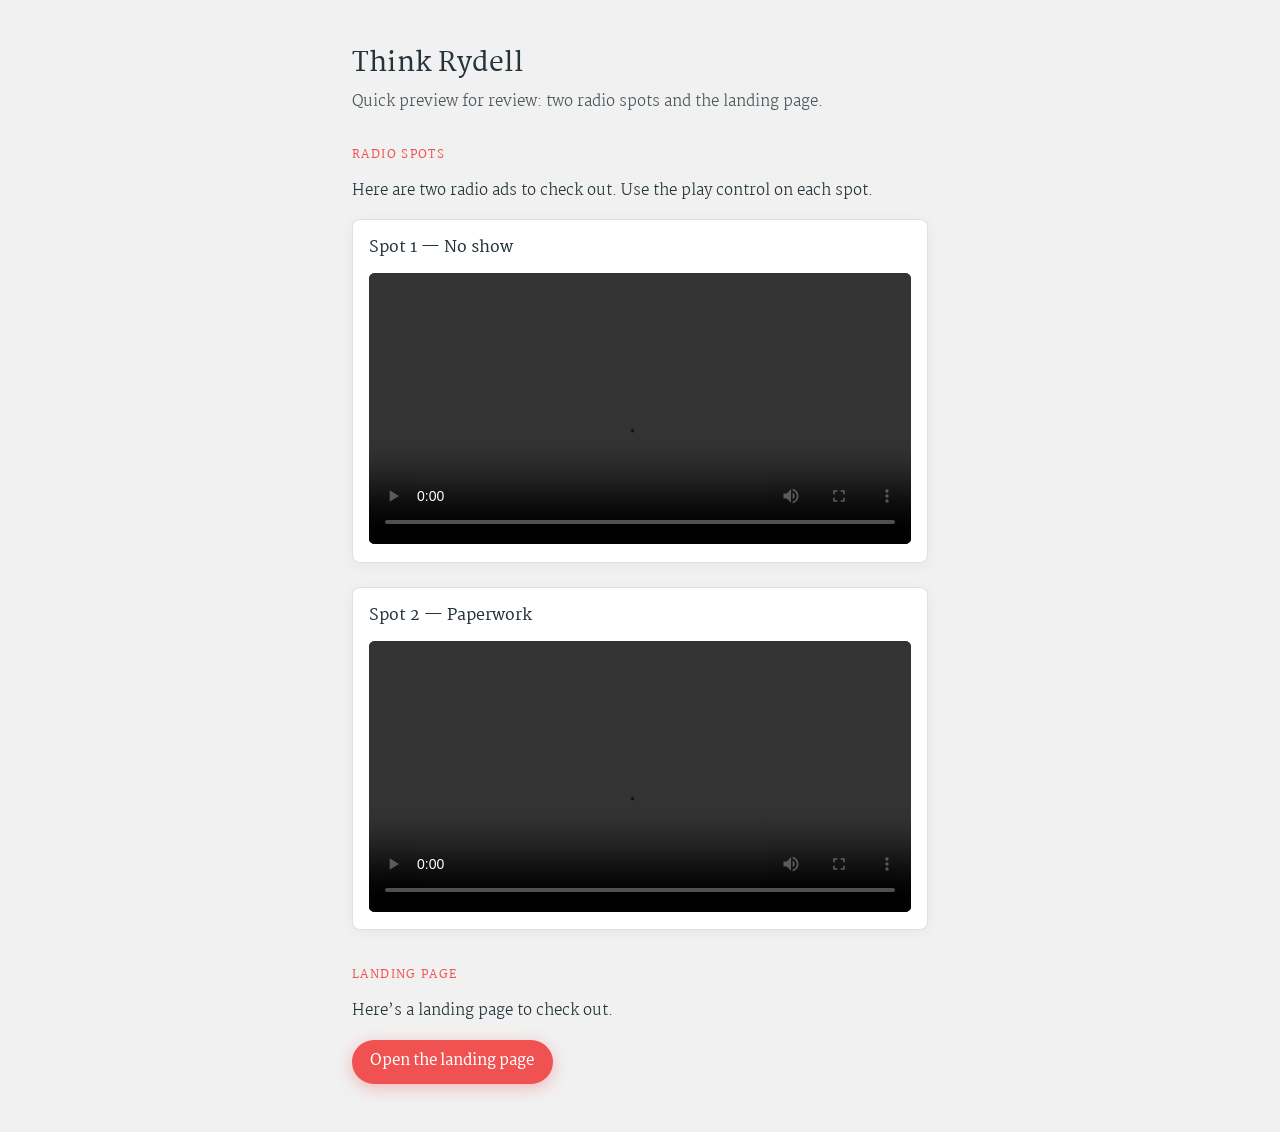
<file: index.html>
<!DOCTYPE html>
<html lang="en">
<head>
  <meta charset="utf-8">
  <meta name="viewport" content="width=device-width, initial-scale=1">
  <title>Think Rydell — Client preview</title>
  <link rel="preconnect" href="https://fonts.googleapis.com">
  <link rel="preconnect" href="https://fonts.gstatic.com" crossorigin>
  <link href="https://fonts.googleapis.com/css2?family=Martel:ital,wght@0,200;0,300;0,400;0,600;0,700;1,200&display=swap" rel="stylesheet">
  <style>
    :root {
      --almost-black: #24343a;
      --cream: #f1f1f1;
      --primary: #f05151;
      --line: color-mix(in srgb, #d6cece 60%, transparent);
    }
    * { box-sizing: border-box; }
    body {
      margin: 0;
      min-height: 100vh;
      font-family: "Martel", Georgia, serif;
      font-weight: 300;
      color: var(--almost-black);
      background: var(--cream);
      line-height: 1.55;
      -webkit-font-smoothing: antialiased;
    }
    .wrap {
      max-width: 40rem;
      margin: 0 auto;
      padding: clamp(1.75rem, 5vw, 2.75rem) clamp(1.25rem, 4vw, 2rem) 3rem;
    }
    h1 {
      margin: 0 0 0.35rem;
      font-size: clamp(1.35rem, 4vw, 1.65rem);
      font-weight: 600;
      letter-spacing: 0.02em;
    }
    .lede {
      margin: 0 0 2rem;
      font-size: 0.95rem;
      color: color-mix(in srgb, var(--almost-black) 78%, #d6cece);
    }
    section {
      margin-bottom: 2.25rem;
    }
    section:last-of-type {
      margin-bottom: 0;
    }
    h2 {
      margin: 0 0 1rem;
      font-size: 0.72rem;
      font-weight: 600;
      text-transform: uppercase;
      letter-spacing: 0.12em;
      color: var(--primary);
    }
    .spot {
      margin-bottom: 1.5rem;
      padding: 1rem 1rem 1.1rem;
      background: #fff;
      border: 1px solid var(--line);
      border-radius: 0.5rem;
      box-shadow: 0 0.15rem 0.75rem color-mix(in srgb, var(--almost-black) 6%, transparent);
    }
    .spot:last-child {
      margin-bottom: 0;
    }
    .spot h3 {
      margin: 0 0 0.75rem;
      font-size: 1rem;
      font-weight: 600;
    }
    .spot video {
      display: block;
      width: 100%;
      border-radius: 0.35rem;
      background: var(--almost-black);
    }
    .landing-link {
      display: inline-flex;
      align-items: center;
      gap: 0.35rem;
      padding: 0.65rem 1.15rem;
      font-size: 0.95rem;
      font-weight: 600;
      text-decoration: none;
      color: #fff;
      background: var(--primary);
      border-radius: 999px;
      box-shadow: 0 0.25rem 1rem color-mix(in srgb, var(--primary) 35%, transparent);
      transition: background 0.15s ease, box-shadow 0.15s ease;
    }
    .landing-link:hover {
      background: #b12726;
      box-shadow: 0 0.35rem 1.25rem color-mix(in srgb, #b12726 38%, transparent);
    }
    .landing-link:focus-visible {
      outline: 2px solid var(--almost-black);
      outline-offset: 3px;
    }
  </style>
</head>
<body>
  <main class="wrap">
    <h1>Think Rydell</h1>
    <p class="lede">Quick preview for review: two radio spots and the landing page.</p>

    <section aria-labelledby="radio-heading">
      <h2 id="radio-heading">Radio spots</h2>
      <p style="margin: 0 0 1rem; font-size: 0.95rem;">Here are two radio ads to check out. Use the play control on each spot.</p>

      <article class="spot">
        <h3>Spot 1 — No show</h3>
        <video controls playsinline preload="metadata" src="media/radio/ad-no-show.mp4">
          Your browser does not support embedded video. <a href="media/radio/ad-no-show.mp4">Download the file</a>.
        </video>
      </article>

      <article class="spot">
        <h3>Spot 2 — Paperwork</h3>
        <video controls playsinline preload="metadata" src="media/radio/ad-paperwork.mp4">
          Your browser does not support embedded video. <a href="media/radio/ad-paperwork.mp4">Download the file</a>.
        </video>
      </article>
    </section>

    <section aria-labelledby="landing-heading">
      <h2 id="landing-heading">Landing page</h2>
      <p style="margin: 0 0 1rem; font-size: 0.95rem;">Here&rsquo;s a landing page to check out.</p>
      <a class="landing-link" href="landing.html">Open the landing page</a>
    </section>
  </main>
</body>
</html>
</file>
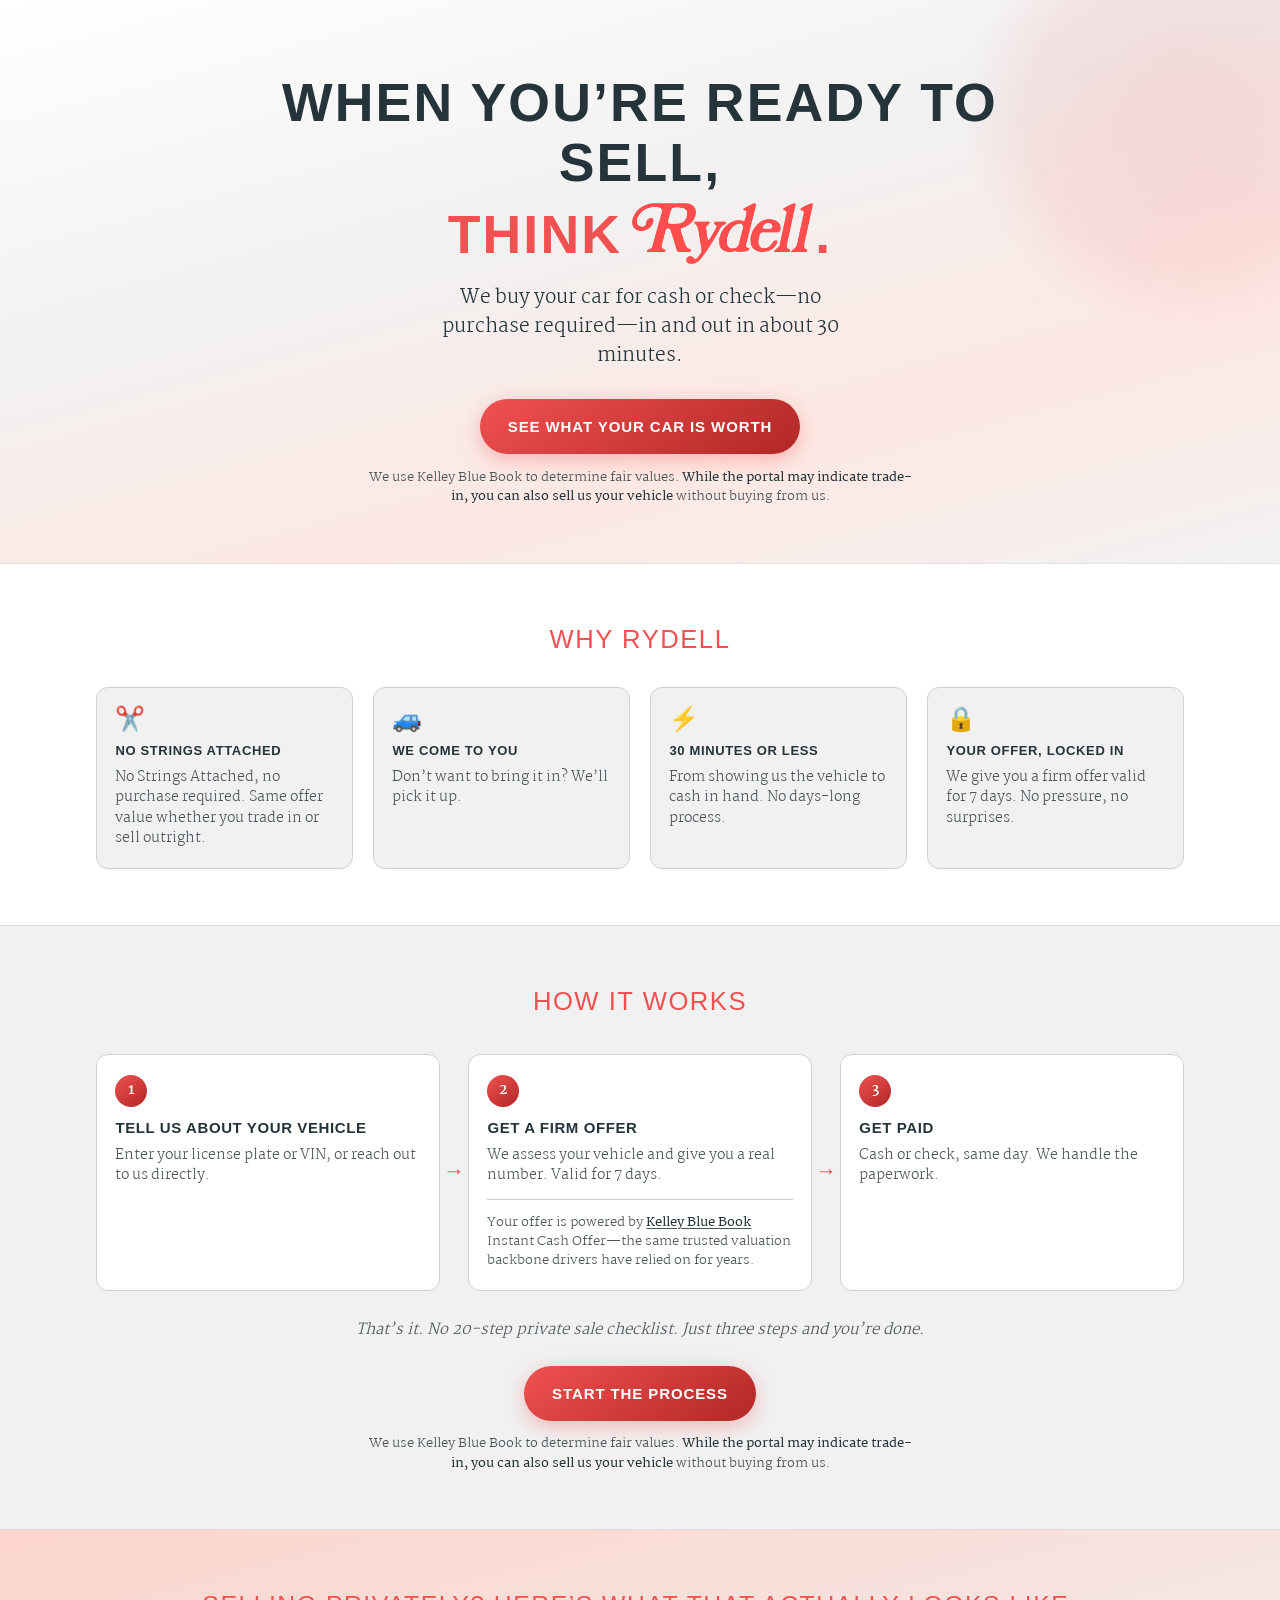
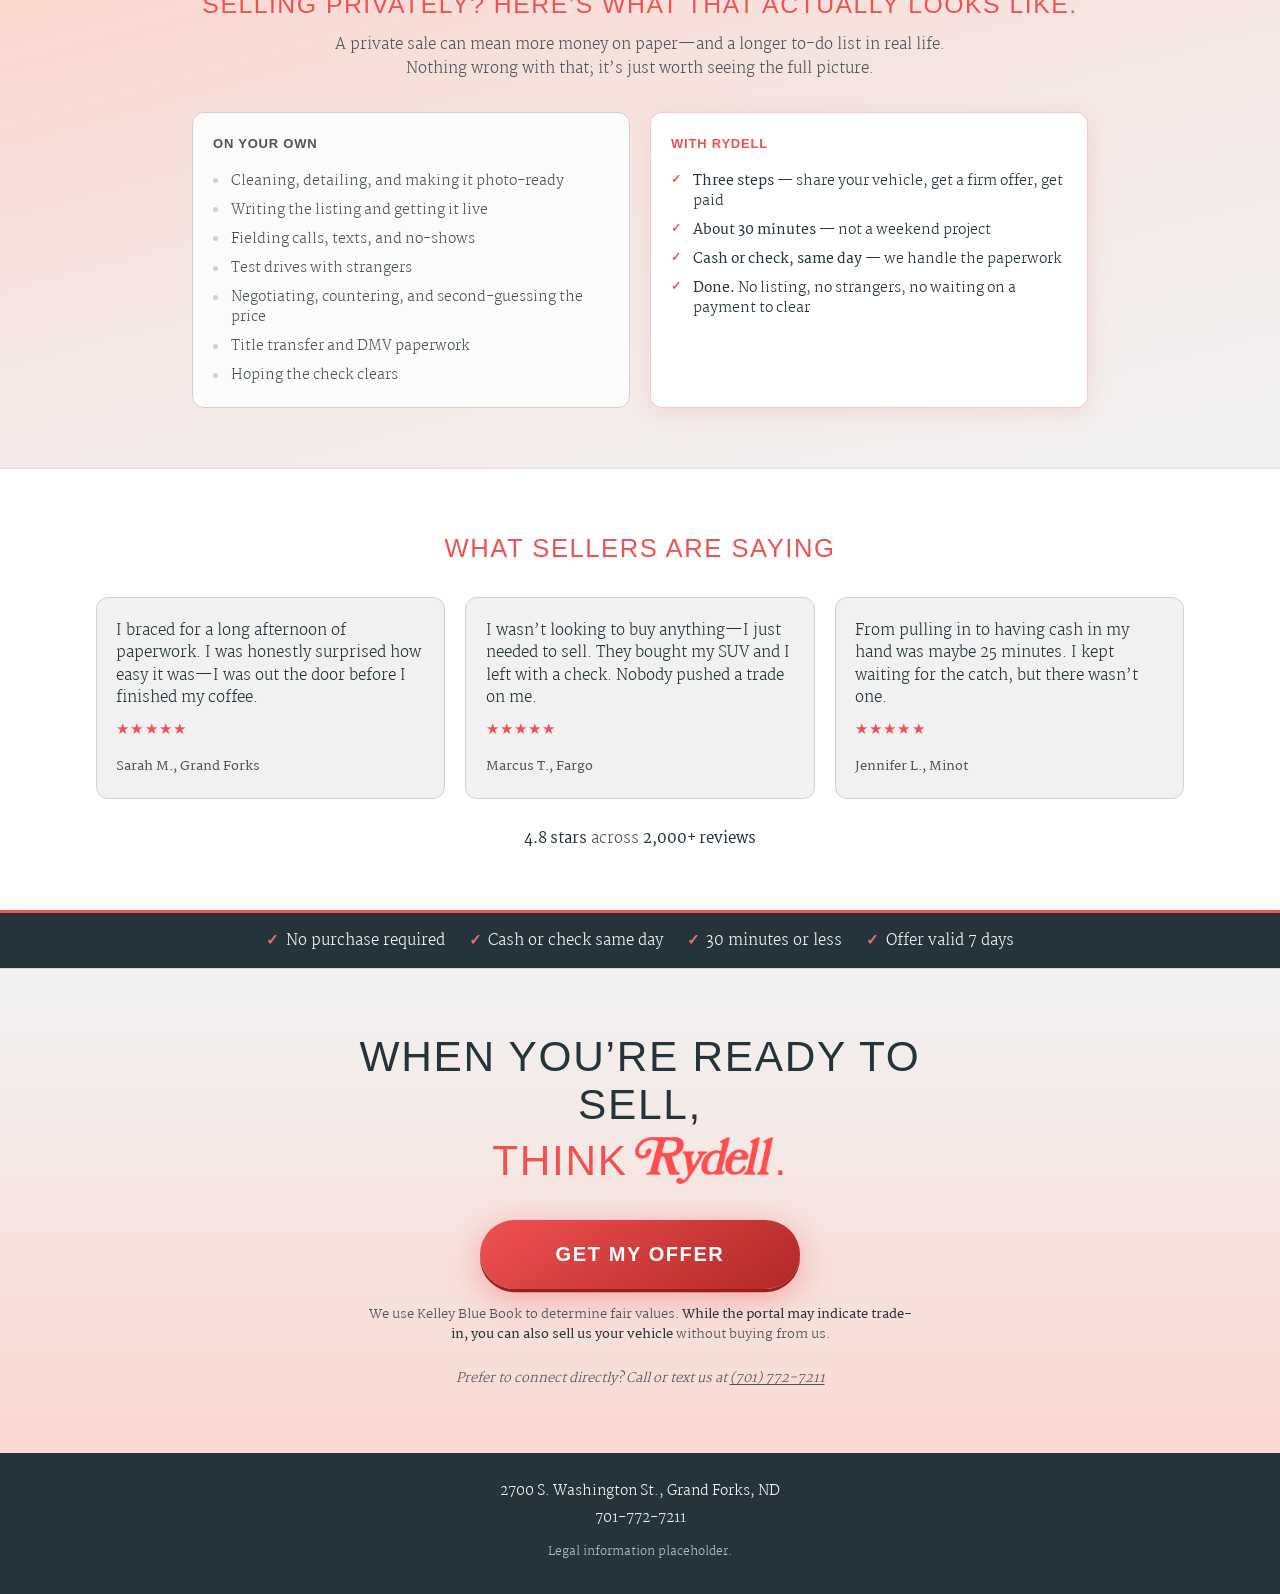
<file: landing.html>
<!DOCTYPE html>
<html lang="en">
<head>
  <meta charset="utf-8">
  <meta name="viewport" content="width=device-width, initial-scale=1">
  <title>Think Rydell — Sell Your Car</title>
  <link rel="preconnect" href="https://fonts.googleapis.com">
  <link rel="preconnect" href="https://fonts.gstatic.com" crossorigin>
  <!-- Upgrade (primary headings): add your Adobe Fonts embed from https://fonts.adobe.com/fonts/upgrade — e.g. <link rel="stylesheet" href="https://use.typekit.net/xxxxxxx.css"> -->
  <link href="https://fonts.googleapis.com/css2?family=Martel:ital,wght@0,200;0,300;0,400;0,600;0,700;1,200&display=swap" rel="stylesheet">
  <link rel="stylesheet" href="style.css">
</head>
<body>
  <header class="hero" id="top">
    <div class="hero__glow" aria-hidden="true"></div>
    <div class="hero__inner">
      <h1 class="hero__title">
        <span class="hero__title-line">When You&rsquo;re Ready to Sell,</span>
        <span class="hero__title-accent">
          <span class="hero__title-accent-text">Think</span>
          <img
            class="hero__logo-inline"
            src="images/rydell-logo.png"
            width="683"
            height="232"
            alt="Rydell"
            decoding="async"
          />
          <span class="hero__title-accent-text hero__title-accent-period">.</span>
        </span>
      </h1>
      <p class="hero__sub">
        We buy your car for cash or check&mdash;no purchase required&mdash;in and out in about 30 minutes.
      </p>
      <a
        class="hero__cta"
        href="https://ldti.syndication.kbb.com/?profileid=3edce203-6a04-4e44-8584-49b2dcaf61d2&amp;BAC=111708"
        target="_blank"
        rel="noopener noreferrer"
      >See What Your Car Is Worth</a>
      <p class="cta-disclaimer">
        We use Kelley Blue Book to determine fair values.
        <strong>While the portal may indicate trade-in, you can also sell us your vehicle</strong>
        without buying from us.
      </p>
    </div>
  </header>

  <section class="why" aria-labelledby="why-heading">
    <div class="why__inner">
      <h2 id="why-heading" class="why__title">Why Rydell</h2>
      <ul class="why__grid">
        <li class="why__card">
          <span class="why__icon" aria-hidden="true">✂️</span>
          <h3 class="why__card-title">No strings attached</h3>
          <p class="why__card-text">
            No Strings Attached, no purchase required. Same offer value whether you trade in or sell outright.
          </p>
        </li>
        <li class="why__card">
          <span class="why__icon" aria-hidden="true">🚙</span>
          <h3 class="why__card-title">We come to you</h3>
          <p class="why__card-text">
            Don&rsquo;t want to bring it in? We&rsquo;ll pick it up.
          </p>
        </li>
        <li class="why__card">
          <span class="why__icon" aria-hidden="true">⚡</span>
          <h3 class="why__card-title">30 minutes or less</h3>
          <p class="why__card-text">
            From showing us the vehicle to cash in hand. No days-long process.
          </p>
        </li>
        <li class="why__card">
          <span class="why__icon" aria-hidden="true">🔒</span>
          <h3 class="why__card-title">Your offer, locked in</h3>
          <p class="why__card-text">
            We give you a firm offer valid for 7 days. No pressure, no surprises.
          </p>
        </li>
      </ul>
    </div>
  </section>

  <section class="how" aria-labelledby="how-heading">
    <div class="how__inner">
      <h2 id="how-heading" class="how__title">How It Works</h2>

      <div class="how__flow">
        <div class="how__step">
          <span class="how__num" aria-hidden="true">1</span>
          <h3 class="how__step-title">Tell us about your vehicle</h3>
          <p class="how__step-text">
            Enter your license plate or VIN, or reach out to us directly.
          </p>
        </div>

        <span class="how__arrow how__arrow--down" aria-hidden="true">↓</span>
        <span class="how__arrow how__arrow--right" aria-hidden="true">→</span>

        <div class="how__step">
          <span class="how__num" aria-hidden="true">2</span>
          <h3 class="how__step-title">Get a firm offer</h3>
          <p class="how__step-text">
            We assess your vehicle and give you a real number. Valid for 7 days.
          </p>
          <p class="how__kbb">
            Your offer is powered by
            <a
              class="how__kbb-link"
              href="https://ldti.syndication.kbb.com/?profileid=3edce203-6a04-4e44-8584-49b2dcaf61d2&amp;BAC=111708"
              target="_blank"
              rel="noopener noreferrer"
            ><strong>Kelley Blue Book</strong></a>
            Instant Cash Offer&mdash;the same trusted valuation backbone drivers have relied on for years.
          </p>
        </div>

        <span class="how__arrow how__arrow--down" aria-hidden="true">↓</span>
        <span class="how__arrow how__arrow--right" aria-hidden="true">→</span>

        <div class="how__step">
          <span class="how__num" aria-hidden="true">3</span>
          <h3 class="how__step-title">Get paid</h3>
          <p class="how__step-text">
            Cash or check, same day. We handle the paperwork.
          </p>
        </div>
      </div>

      <p class="how__closing">
        <em>That&rsquo;s it. No 20-step private sale checklist. Just three steps and you&rsquo;re done.</em>
      </p>

      <a
        class="hero__cta how__cta"
        href="https://ldti.syndication.kbb.com/?profileid=3edce203-6a04-4e44-8584-49b2dcaf61d2&amp;BAC=111708"
        target="_blank"
        rel="noopener noreferrer"
      >Start the Process</a>
      <p class="cta-disclaimer">
        We use Kelley Blue Book to determine fair values.
        <strong>While the portal may indicate trade-in, you can also sell us your vehicle</strong>
        without buying from us.
      </p>
    </div>
  </section>

  <section class="compare" aria-labelledby="compare-heading">
    <div class="compare__inner">
      <h2 id="compare-heading" class="compare__title">
        Selling privately? Here&rsquo;s what that actually looks like.
      </h2>
      <p class="compare__intro">
        A private sale can mean more money on paper&mdash;and a longer to-do list in real life. Nothing wrong with that; it&rsquo;s just worth seeing the full picture.
      </p>

      <div class="compare__grid">
        <div class="compare__panel compare__panel--private">
          <h3 class="compare__panel-label">On your own</h3>
          <ul class="compare__list">
            <li>Cleaning, detailing, and making it photo-ready</li>
            <li>Writing the listing and getting it live</li>
            <li>Fielding calls, texts, and no-shows</li>
            <li>Test drives with strangers</li>
            <li>Negotiating, countering, and second-guessing the price</li>
            <li>Title transfer and DMV paperwork</li>
            <li>Hoping the check clears</li>
          </ul>
        </div>

        <div class="compare__panel compare__panel--rydell">
          <h3 class="compare__panel-label">With Rydell</h3>
          <ul class="compare__list compare__list--check">
            <li><strong>Three steps</strong> &mdash; share your vehicle, get a firm offer, get paid</li>
            <li><strong>About 30 minutes</strong> &mdash; not a weekend project</li>
            <li><strong>Cash or check, same day</strong> &mdash; we handle the paperwork</li>
            <li><strong>Done.</strong> No listing, no strangers, no waiting on a payment to clear</li>
          </ul>
        </div>
      </div>
    </div>
  </section>

  <section class="reviews" aria-labelledby="reviews-heading">
    <div class="reviews__inner">
      <h2 id="reviews-heading" class="reviews__title">What sellers are saying</h2>

      <div class="reviews__grid">
        <figure class="review-card">
          <blockquote class="review-card__quote">
            <p>
              I braced for a long afternoon of paperwork. I was honestly surprised how easy it was&mdash;I was
              out the door before I finished my coffee.
            </p>
          </blockquote>
          <div class="review-card__stars" role="img" aria-label="5 out of 5 stars">
            <span aria-hidden="true">★★★★★</span>
          </div>
          <figcaption class="review-card__meta">Sarah M., Grand Forks</figcaption>
        </figure>

        <figure class="review-card">
          <blockquote class="review-card__quote">
            <p>
              I wasn&rsquo;t looking to buy anything&mdash;I just needed to sell. They bought my SUV and I left
              with a check. Nobody pushed a trade on me.
            </p>
          </blockquote>
          <div class="review-card__stars" role="img" aria-label="5 out of 5 stars">
            <span aria-hidden="true">★★★★★</span>
          </div>
          <figcaption class="review-card__meta">Marcus T., Fargo</figcaption>
        </figure>

        <figure class="review-card">
          <blockquote class="review-card__quote">
            <p>
              From pulling in to having cash in my hand was maybe 25 minutes. I kept waiting for the catch, but
              there wasn&rsquo;t one.
            </p>
          </blockquote>
          <div class="review-card__stars" role="img" aria-label="5 out of 5 stars">
            <span aria-hidden="true">★★★★★</span>
          </div>
          <figcaption class="review-card__meta">Jennifer L., Minot</figcaption>
        </figure>
      </div>

      <p class="reviews__anchor">
        <strong>4.8 stars</strong> across <strong>2,000+ reviews</strong>
      </p>
    </div>
  </section>

  <div class="trust-bar" role="region" aria-label="Why sell to us">
    <ul class="trust-bar__list">
      <li class="trust-bar__item">
        <span class="trust-bar__check" aria-hidden="true">✓</span>
        <span>No purchase required</span>
      </li>
      <li class="trust-bar__item">
        <span class="trust-bar__check" aria-hidden="true">✓</span>
        <span>Cash or check same day</span>
      </li>
      <li class="trust-bar__item">
        <span class="trust-bar__check" aria-hidden="true">✓</span>
        <span>30 minutes or less</span>
      </li>
      <li class="trust-bar__item">
        <span class="trust-bar__check" aria-hidden="true">✓</span>
        <span>Offer valid 7 days</span>
      </li>
    </ul>
  </div>

  <section class="close-cta" aria-labelledby="close-heading">
    <div class="close-cta__inner">
      <h2 id="close-heading" class="close-cta__headline">
        <span class="close-cta__line">When You&rsquo;re Ready to Sell,</span>
        <span class="close-cta__accent">
          <span class="close-cta__accent-text">Think</span>
          <img
            class="close-cta__logo"
            src="images/rydell-logo.png"
            width="683"
            height="232"
            alt="Rydell"
            decoding="async"
          />
          <span class="close-cta__accent-text close-cta__accent-period">.</span>
        </span>
      </h2>

      <a
        class="close-cta__btn"
        href="https://ldti.syndication.kbb.com/?profileid=3edce203-6a04-4e44-8584-49b2dcaf61d2&amp;BAC=111708"
        target="_blank"
        rel="noopener noreferrer"
      >Get My Offer</a>
      <p class="cta-disclaimer cta-disclaimer--close">
        We use Kelley Blue Book to determine fair values.
        <strong>While the portal may indicate trade-in, you can also sell us your vehicle</strong>
        without buying from us.
      </p>

      <div class="close-cta__note">
        <p>
          <em>Prefer to connect directly? Call or text us at
            <a href="tel:+17017727211">(701) 772-7211</a></em>
        </p>
      </div>
    </div>
  </section>

  <footer class="site-footer">
    <div class="site-footer__inner">
      <p class="site-footer__row">2700 S. Washington St., Grand Forks, ND</p>
      <p class="site-footer__row">
        <a href="tel:+17017727211">701-772-7211</a>
      </p>
      <p class="site-footer__legal">Legal information placeholder.</p>
    </div>
  </footer>
</body>
</html>
</file>
<file: style.css>
/*
  Rydell identity palette (brand guide).
  Identity: Primary Red #F05151 · Almost Black #24343A
  Secondary: Dark Red #B12726 · Light Red #F26D6F · Lightest Red #FCD5CC · Light Gray #D6CECE · Almost White #F1F1F1
  Type: Upgrade (headings, Adobe Fonts) · Martel UltraLight (body, Google Fonts)
*/
:root {
  --color-primary-red: #f05151;
  --color-almost-black: #24343a;
  --color-dark-red: #b12726;
  --color-light-red: #f26d6f;
  --color-lightest-red: #fcd5cc;
  --color-light-gray: #d6cece;
  --color-almost-white: #f1f1f1;
  --color-white: #ffffff;

  --color-ink: var(--color-almost-black);
  --color-ink-soft: color-mix(in srgb, var(--color-almost-black) 78%, var(--color-light-gray));
  --color-primary: var(--color-primary-red);
  --color-primary-dark: var(--color-dark-red);
  --color-cream: var(--color-almost-white);
  --color-mist: var(--color-light-gray);
  --color-bar: var(--color-almost-black);

  --font-heading: "upgrade", "Arial Narrow", "Helvetica Neue", Arial, sans-serif;
  --font-body: "Martel", Georgia, "Times New Roman", serif;

  --radius-pill: 999px;
  --shadow-cta: 0 0.35rem 1.25rem color-mix(in srgb, var(--color-primary-red) 35%, transparent);
  --shadow-cta-hover: 0 0.5rem 1.75rem color-mix(in srgb, var(--color-dark-red) 38%, transparent);
  --line-soft: color-mix(in srgb, var(--color-light-gray) 60%, transparent);
}

*,
*::before,
*::after {
  box-sizing: border-box;
}

body {
  margin: 0;
  font-family: var(--font-body);
  font-size: 1rem;
  font-weight: 200;
  line-height: 1.55;
  color: var(--color-ink);
  background: var(--color-cream);
  -webkit-font-smoothing: antialiased;
}

h1,
.hero__title {
  font-family: var(--font-heading);
  font-weight: 900;
  text-transform: uppercase;
  letter-spacing: 0.04em;
}

h2,
.why__title,
.how__title,
.compare__title,
.reviews__title {
  font-family: var(--font-heading);
  font-weight: 400;
  text-transform: uppercase;
  letter-spacing: 0.06em;
  color: var(--color-primary-red);
}

strong {
  font-weight: 600;
}

.hero {
  position: relative;
  overflow: hidden;
  padding: clamp(2.5rem, 6vw, 4.5rem) clamp(1.25rem, 4vw, 2.5rem)
    clamp(2.75rem, 5vw, 3.5rem);
  background: linear-gradient(
    165deg,
    var(--color-white) 0%,
    var(--color-almost-white) 40%,
    color-mix(in srgb, var(--color-lightest-red) 55%, var(--color-white)) 72%,
    var(--color-almost-white) 100%
  );
}

.hero__glow {
  position: absolute;
  inset: -20% -10% auto auto;
  width: min(55vw, 28rem);
  height: min(55vw, 28rem);
  border-radius: 50%;
  background: radial-gradient(
    circle,
    color-mix(in srgb, var(--color-light-red) 18%, transparent) 0%,
    color-mix(in srgb, var(--color-primary-red) 10%, transparent) 48%,
    transparent 70%
  );
  pointer-events: none;
}

.hero__inner {
  position: relative;
  max-width: 48rem;
  margin: 0 auto;
  text-align: center;
}

.hero__title {
  margin: 0 0 1.25rem;
  font-size: clamp(2rem, 6.5vw, 3.35rem);
  line-height: 1.12;
  color: var(--color-almost-black);
}

.hero__title-line {
  display: block;
  color: var(--color-almost-black);
}

.hero__title-accent {
  display: flex;
  flex-wrap: wrap;
  justify-content: center;
  align-items: center;
  gap: 0.18em 0.22em;
  margin-top: 0.2em;
}

.hero__title-accent-text {
  color: var(--color-primary-red);
}

.hero__title-accent-period {
  margin-left: -0.14em;
}

.hero__logo-inline {
  display: block;
  height: 1.15em;
  width: auto;
  flex-shrink: 0;
  align-self: center;
  /* Pull logo toward “Think” and the period; PNG often has extra padding */
  margin-inline: -0.04em;
}

.hero__sub {
  margin: 0 auto 1.75rem;
  max-width: 36ch;
  font-size: clamp(1.05rem, 2.2vw, 1.2rem);
  font-weight: 300;
  line-height: 1.5;
  color: var(--color-ink);
  text-transform: none;
  letter-spacing: normal;
  font-family: var(--font-body);
}

.hero__cta {
  display: inline-block;
  padding: 1rem 1.75rem;
  font-family: var(--font-heading);
  font-size: 0.9375rem;
  font-weight: 600;
  letter-spacing: 0.06em;
  text-transform: uppercase;
  text-decoration: none;
  color: var(--color-white);
  background: linear-gradient(
    145deg,
    var(--color-primary-red) 0%,
    var(--color-dark-red) 100%
  );
  border: none;
  border-radius: var(--radius-pill);
  box-shadow: var(--shadow-cta);
  transition: transform 0.2s ease, box-shadow 0.2s ease;
}

.hero__cta:hover {
  transform: translateY(-2px);
  box-shadow: var(--shadow-cta-hover);
}

.hero__cta:focus-visible {
  outline: 3px solid var(--color-primary-red);
  outline-offset: 3px;
}

.cta-disclaimer {
  margin: 0.85rem auto 0;
  max-width: 34rem;
  font-family: var(--font-body);
  font-size: 0.8125rem;
  font-weight: 300;
  line-height: 1.5;
  color: var(--color-ink-soft);
  text-align: center;
  text-transform: none;
  letter-spacing: normal;
}

.cta-disclaimer strong {
  font-weight: 600;
  color: var(--color-ink);
}

.cta-disclaimer--close {
  margin-top: 1rem;
  margin-bottom: 0.25rem;
}

.why {
  padding: clamp(2.5rem, 5vw, 3.5rem) clamp(1.25rem, 4vw, 2rem);
  background: var(--color-white);
  border-top: 1px solid var(--line-soft);
}

.why__inner {
  max-width: 68rem;
  margin: 0 auto;
}

.why__title {
  margin: 0 0 1.75rem;
  font-size: clamp(1.35rem, 2.5vw, 1.6rem);
  text-align: center;
}

.why__grid {
  display: grid;
  grid-template-columns: repeat(2, minmax(0, 1fr));
  gap: 1rem;
  margin: 0;
  padding: 0;
  list-style: none;
}

@media (min-width: 900px) {
  .why__grid {
    grid-template-columns: repeat(4, minmax(0, 1fr));
    gap: 1.25rem;
  }
}

.why__card {
  display: flex;
  flex-direction: column;
  align-items: flex-start;
  padding: 1.25rem 1.15rem;
  background: var(--color-cream);
  border: 1px solid var(--color-mist);
  border-radius: 0.75rem;
}

.why__icon {
  display: block;
  margin-bottom: 0.65rem;
  font-size: 1.5rem;
  line-height: 1;
}

.why__card-title {
  margin: 0 0 0.5rem;
  font-family: var(--font-heading);
  font-size: 0.8125rem;
  font-weight: 600;
  line-height: 1.25;
  letter-spacing: 0.05em;
  text-transform: uppercase;
  color: var(--color-almost-black);
}

.why__card-text {
  margin: 0;
  font-size: 0.875rem;
  font-weight: 200;
  line-height: 1.45;
  color: var(--color-ink-soft);
}

.how {
  padding: clamp(2.5rem, 5vw, 3.5rem) clamp(1.25rem, 4vw, 2rem);
  background: var(--color-cream);
  border-top: 1px solid var(--line-soft);
}

.how__inner {
  max-width: 68rem;
  margin: 0 auto;
  text-align: center;
}

.how__title {
  margin: 0 0 2rem;
  font-size: clamp(1.35rem, 2.5vw, 1.6rem);
}

.how__flow {
  display: flex;
  flex-direction: column;
  align-items: stretch;
  gap: 0.5rem;
  margin: 0 0 1.75rem;
  text-align: left;
}

.how__step {
  flex: 1 1 auto;
  padding: 1.25rem 1.15rem;
  background: var(--color-white);
  border: 1px solid var(--color-mist);
  border-radius: 0.75rem;
}

.how__num {
  display: inline-flex;
  align-items: center;
  justify-content: center;
  width: 2rem;
  height: 2rem;
  margin-bottom: 0.75rem;
  font-size: 0.875rem;
  font-weight: 700;
  color: var(--color-white);
  background: linear-gradient(
    145deg,
    var(--color-primary-red) 0%,
    var(--color-dark-red) 100%
  );
  border-radius: 50%;
}

.how__step-title {
  margin: 0 0 0.45rem;
  font-family: var(--font-heading);
  font-size: 0.9375rem;
  font-weight: 600;
  line-height: 1.25;
  letter-spacing: 0.04em;
  text-transform: uppercase;
  color: var(--color-almost-black);
}

.how__step-text {
  margin: 0;
  font-size: 0.875rem;
  font-weight: 200;
  line-height: 1.45;
  color: var(--color-ink-soft);
}

.how__kbb {
  margin: 0.85rem 0 0;
  padding-top: 0.85rem;
  border-top: 1px solid var(--color-mist);
  font-size: 0.8125rem;
  font-weight: 200;
  line-height: 1.45;
  color: var(--color-ink-soft);
}

.how__kbb strong {
  font-weight: 600;
  color: var(--color-ink);
}

.how__kbb-link {
  color: inherit;
  text-decoration: underline;
  text-underline-offset: 2px;
}

.how__kbb-link:hover {
  color: var(--color-primary-red);
}

.how__arrow {
  flex-shrink: 0;
  align-self: center;
  padding: 0.4rem 0;
  font-size: 1.25rem;
  font-weight: 700;
  line-height: 1;
  color: var(--color-primary-red);
}

.how__arrow--right {
  display: none;
}

.how__closing {
  margin: 0 auto 1.5rem;
  max-width: 38rem;
  font-size: 0.9375rem;
  font-weight: 300;
  line-height: 1.5;
  color: var(--color-ink-soft);
  text-transform: none;
  letter-spacing: normal;
  font-family: var(--font-body);
}

.how__cta {
  margin-top: 0;
}

@media (min-width: 800px) {
  .how__flow {
    flex-direction: row;
    align-items: stretch;
    justify-content: center;
    gap: 0;
  }

  .how__step {
    flex: 1 1 0;
    min-width: 0;
  }

  .how__arrow--down {
    display: none;
  }

  .how__arrow--right {
    display: block;
    align-self: center;
    padding: 0 0.2rem;
    font-size: 1.35rem;
  }
}

.compare {
  padding: clamp(2.5rem, 5vw, 3.75rem) clamp(1.25rem, 4vw, 2rem);
  background: linear-gradient(
    165deg,
    var(--color-lightest-red) 0%,
    color-mix(in srgb, var(--color-almost-white) 65%, var(--color-lightest-red)) 50%,
    var(--color-almost-white) 100%
  );
  border-top: 1px solid var(--line-soft);
}

.compare__inner {
  max-width: 56rem;
  margin: 0 auto;
}

.compare__title {
  margin: 0 0 0.75rem;
  font-size: clamp(1.25rem, 2.4vw, 1.55rem);
  line-height: 1.25;
  text-align: center;
}

.compare__intro {
  margin: 0 auto 2rem;
  max-width: 40rem;
  font-size: 0.9375rem;
  font-weight: 200;
  line-height: 1.55;
  text-align: center;
  color: var(--color-ink-soft);
  text-transform: none;
  letter-spacing: normal;
  font-family: var(--font-body);
}

.compare__grid {
  display: grid;
  grid-template-columns: 1fr;
  gap: 1rem;
  align-items: stretch;
}

@media (min-width: 720px) {
  .compare__grid {
    grid-template-columns: 1fr 1fr;
    gap: 1.25rem;
  }
}

.compare__panel {
  padding: 1.35rem 1.25rem;
  border-radius: 0.75rem;
  text-align: left;
}

.compare__panel--private {
  background: color-mix(in srgb, var(--color-white) 72%, var(--color-cream));
  border: 1px solid var(--color-mist);
}

.compare__panel--rydell {
  background: var(--color-white);
  border: 1px solid color-mix(in srgb, var(--color-primary-red) 30%, transparent);
  box-shadow: 0 0.35rem 1.5rem color-mix(in srgb, var(--color-primary-red) 12%, transparent);
}

.compare__panel-label {
  margin: 0 0 1rem;
  font-family: var(--font-heading);
  font-size: 0.8125rem;
  font-weight: 600;
  letter-spacing: 0.06em;
  text-transform: uppercase;
  color: var(--color-ink-soft);
}

.compare__panel--rydell .compare__panel-label {
  color: var(--color-primary-red);
}

.compare__list {
  margin: 0;
  padding: 0;
  list-style: none;
}

.compare__list li {
  position: relative;
  padding-left: 1.1rem;
  margin-bottom: 0.55rem;
  font-size: 0.875rem;
  font-weight: 200;
  line-height: 1.45;
  color: var(--color-ink-soft);
}

.compare__list li:last-child {
  margin-bottom: 0;
}

.compare__panel--private .compare__list li::before {
  content: "";
  position: absolute;
  left: 0;
  top: 0.55em;
  width: 5px;
  height: 5px;
  border-radius: 50%;
  background: var(--color-mist);
}

.compare__list--check li {
  padding-left: 1.35rem;
  color: var(--color-ink);
}

.compare__list--check li::before {
  content: "✓";
  position: absolute;
  left: 0;
  top: 0;
  font-size: 0.75rem;
  font-weight: 700;
  color: var(--color-primary-red);
}

.compare__list--check strong {
  font-weight: 600;
  color: var(--color-ink);
}

.reviews {
  padding: clamp(2.5rem, 5vw, 3.75rem) clamp(1.25rem, 4vw, 2rem);
  background: var(--color-white);
  border-top: 1px solid var(--line-soft);
}

.reviews__inner {
  max-width: 68rem;
  margin: 0 auto;
  text-align: center;
}

.reviews__title {
  margin: 0 0 1.75rem;
  font-size: clamp(1.35rem, 2.5vw, 1.6rem);
}

.reviews__grid {
  display: grid;
  grid-template-columns: 1fr;
  gap: 1rem;
  margin: 0 0 1.75rem;
  text-align: left;
}

@media (min-width: 800px) {
  .reviews__grid {
    grid-template-columns: repeat(3, minmax(0, 1fr));
    gap: 1.25rem;
  }
}

.review-card {
  display: flex;
  flex-direction: column;
  height: 100%;
  margin: 0;
  padding: 1.35rem 1.2rem;
  background: var(--color-cream);
  border: 1px solid var(--color-mist);
  border-radius: 0.75rem;
}

.review-card__quote {
  margin: 0 0 0.85rem;
  padding: 0;
  border: none;
}

.review-card__quote p {
  margin: 0;
  font-size: 0.9375rem;
  font-weight: 200;
  line-height: 1.5;
  color: var(--color-ink);
}

.review-card__stars {
  margin-bottom: 0.85rem;
  font-size: 0.95rem;
  letter-spacing: 0.08em;
  line-height: 1;
  color: var(--color-primary-red);
}

.review-card__meta {
  margin-top: auto;
  padding-top: 0.25rem;
  font-size: 0.8125rem;
  font-weight: 600;
  color: var(--color-ink-soft);
}

.reviews__anchor {
  margin: 0;
  font-size: 0.9375rem;
  font-weight: 300;
  color: var(--color-ink-soft);
  text-transform: none;
  letter-spacing: normal;
  font-family: var(--font-body);
}

.reviews__anchor strong {
  font-weight: 600;
  color: var(--color-ink);
}

.trust-bar {
  padding: 1rem clamp(1rem, 3vw, 2rem);
  background: var(--color-bar);
  border-top: 3px solid var(--color-primary-red);
  box-shadow: 0 0.25rem 1rem color-mix(in srgb, var(--color-ink) 14%, transparent);
}

.trust-bar__list {
  display: flex;
  flex-wrap: wrap;
  justify-content: center;
  align-items: center;
  gap: 0.75rem 1.5rem;
  max-width: 56rem;
  margin: 0 auto;
  padding: 0;
  list-style: none;
}

.trust-bar__item {
  display: inline-flex;
  align-items: center;
  gap: 0.4rem;
  font-family: var(--font-body);
  font-size: clamp(0.8125rem, 1.5vw, 0.9375rem);
  font-weight: 300;
  color: var(--color-almost-white);
  white-space: nowrap;
  text-transform: none;
  letter-spacing: normal;
}

.trust-bar__check {
  color: var(--color-light-red);
  font-weight: 700;
}

@media (max-width: 520px) {
  .trust-bar__item {
    white-space: normal;
    text-align: left;
  }

  .trust-bar__list {
    flex-direction: column;
    align-items: flex-start;
    gap: 0.65rem;
  }
}

.close-cta {
  padding: clamp(2.75rem, 6vw, 4rem) clamp(1.25rem, 4vw, 2rem);
  background: linear-gradient(
    180deg,
    var(--color-almost-white) 0%,
    color-mix(in srgb, var(--color-lightest-red) 85%, var(--color-almost-white)) 100%
  );
  border-top: 1px solid var(--line-soft);
  text-align: center;
}

.close-cta__inner {
  max-width: 40rem;
  margin: 0 auto;
}

.close-cta h2.close-cta__headline {
  margin: 0 0 clamp(1.75rem, 4vw, 2.25rem);
  font-size: clamp(1.65rem, 4.5vw, 2.65rem);
  line-height: 1.12;
  letter-spacing: 0.04em;
  text-align: center;
  color: var(--color-almost-black);
}

.close-cta__line {
  display: block;
  color: var(--color-almost-black);
}

.close-cta__accent {
  display: flex;
  flex-wrap: wrap;
  justify-content: center;
  align-items: center;
  gap: 0.18em 0.22em;
  margin-top: 0.2em;
}

.close-cta__accent-text {
  color: var(--color-primary-red);
}

.close-cta__accent-period {
  margin-left: -0.14em;
}

.close-cta__logo {
  display: block;
  height: 1.1em;
  width: auto;
  flex-shrink: 0;
  align-self: center;
  margin-inline: -0.04em;
}

.close-cta__btn {
  display: inline-block;
  padding: 1.2rem 2.5rem;
  min-width: min(100%, 20rem);
  font-family: var(--font-heading);
  font-size: clamp(1.05rem, 2.5vw, 1.25rem);
  font-weight: 600;
  letter-spacing: 0.08em;
  text-transform: uppercase;
  text-decoration: none;
  text-align: center;
  color: var(--color-white);
  background: linear-gradient(
    145deg,
    var(--color-primary-red) 0%,
    var(--color-dark-red) 100%
  );
  border: none;
  border-radius: var(--radius-pill);
  box-shadow:
    0 0.2rem 0 color-mix(in srgb, var(--color-dark-red) 85%, #000),
    0 0.5rem 2rem color-mix(in srgb, var(--color-primary-red) 45%, transparent);
  transition: transform 0.2s ease, box-shadow 0.2s ease;
}

.close-cta__btn:hover {
  transform: translateY(-3px);
  box-shadow:
    0 0.35rem 0 color-mix(in srgb, var(--color-dark-red) 85%, #000),
    0 0.65rem 2.25rem color-mix(in srgb, var(--color-primary-red) 50%, transparent);
}

.close-cta__btn:focus-visible {
  outline: 3px solid var(--color-primary-red);
  outline-offset: 4px;
}

.close-cta__note {
  margin: 1.5rem auto 0;
  max-width: 28rem;
  font-family: var(--font-body);
  font-size: 0.8125rem;
  font-weight: 300;
  line-height: 1.55;
  color: var(--color-ink-soft);
  text-transform: none;
  letter-spacing: normal;
}

.close-cta__note p {
  margin: 0 0 0.5rem;
}

.close-cta__note p:last-child {
  margin-bottom: 0;
}

.close-cta__note a {
  color: var(--color-ink-soft);
  text-decoration: underline;
  text-underline-offset: 2px;
}

.close-cta__note a:hover {
  color: var(--color-primary-red);
}

.close-cta__note-link {
  color: inherit;
}

.site-footer {
  padding: 1.75rem clamp(1.25rem, 4vw, 2rem) 2rem;
  background: var(--color-almost-black);
  color: var(--color-almost-white);
  text-align: center;
}

.site-footer__inner {
  max-width: 40rem;
  margin: 0 auto;
  font-family: var(--font-body);
  font-size: 0.875rem;
  font-weight: 300;
  line-height: 1.55;
}

.site-footer__row {
  margin: 0 0 0.35rem;
}

.site-footer a {
  color: var(--color-almost-white);
  text-decoration: none;
}

.site-footer a:hover {
  text-decoration: underline;
}

.site-footer__legal {
  margin: 0.85rem 0 0;
  font-size: 0.75rem;
  color: color-mix(in srgb, var(--color-almost-white) 72%, transparent);
}
</file>
